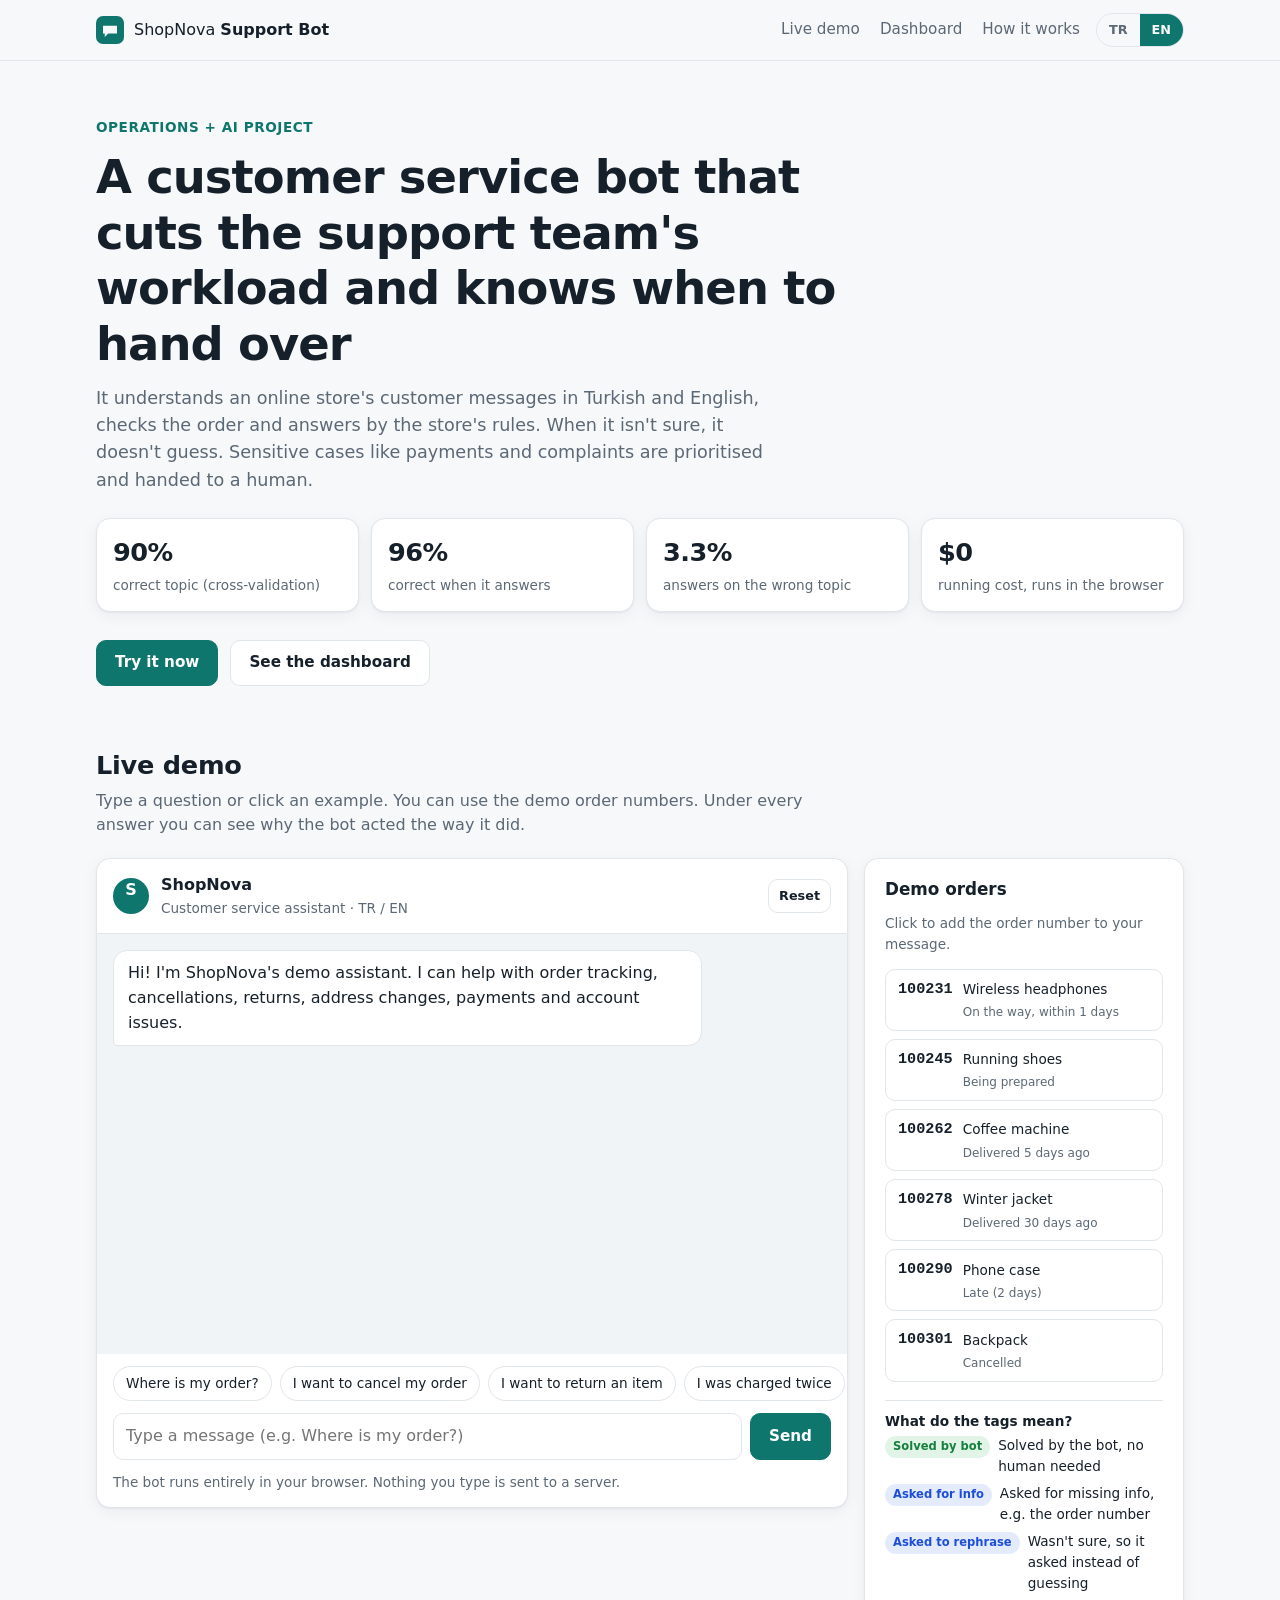
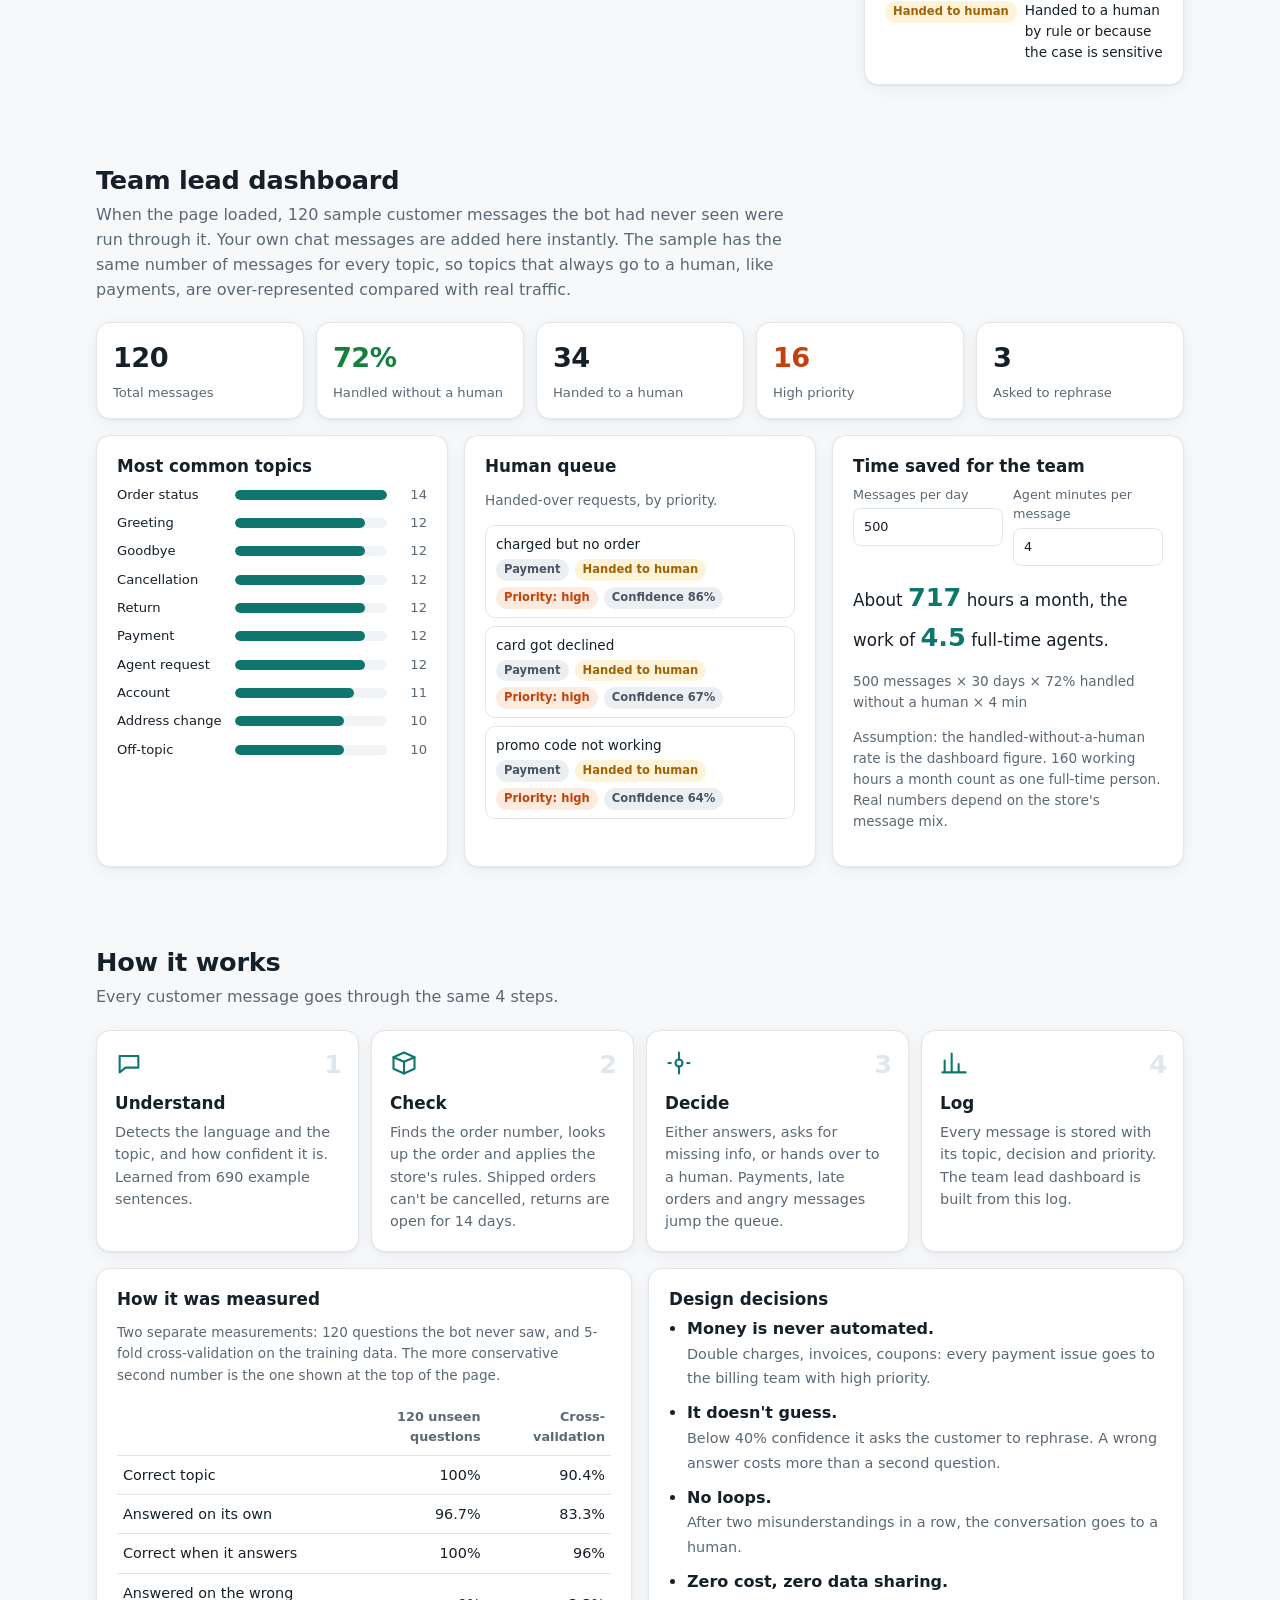
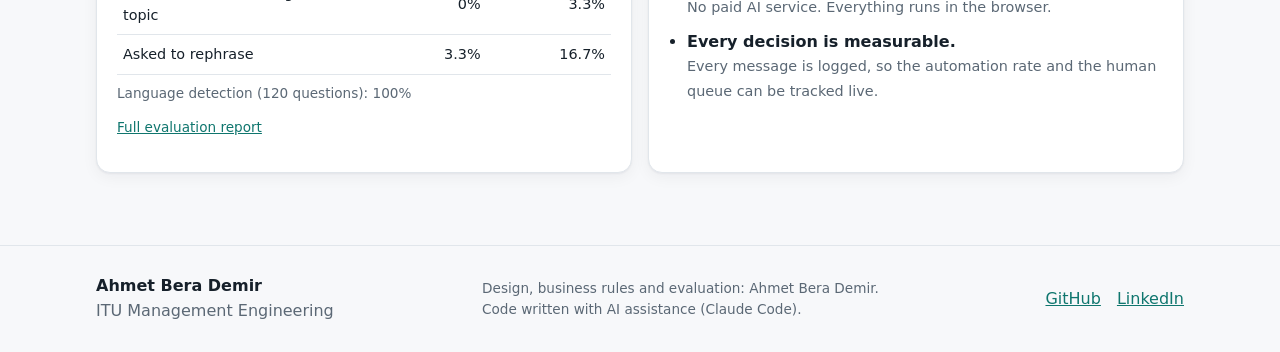
<file: docs/index.html>
<!doctype html>
<html lang="tr">
<head>
  <meta charset="utf-8">
  <meta name="viewport" content="width=device-width, initial-scale=1">
  <title>ShopNova Support Bot</title>
  <meta name="description" content="A bilingual customer service bot that answers routine questions, follows store rules and knows when to hand over to a human. Live demo with a team-lead dashboard.">
  <meta property="og:title" content="ShopNova Support Bot · Ahmet Bera Demir">
  <meta property="og:description" content="Customer service bot that cuts a support team's workload and knows when to hand over. Try it live.">
  <link rel="icon" href="data:image/svg+xml,%3Csvg xmlns='http://www.w3.org/2000/svg' viewBox='0 0 32 32'%3E%3Crect width='32' height='32' rx='8' fill='%230f766e'/%3E%3Cpath d='M8 11h16v9H14l-4 4v-4H8z' fill='white'/%3E%3C/svg%3E">
  <link rel="stylesheet" href="style.css">
</head>
<body>
  <header class="topbar">
    <div class="wrap topbar-inner">
      <a class="brand" href="#top" aria-label="ShopNova Support Bot">
        <svg viewBox="0 0 32 32" width="28" height="28" aria-hidden="true"><rect width="32" height="32" rx="8" fill="currentColor"/><path d="M8 11h16v9H14l-4 4v-4H8z" fill="var(--bg)"/></svg>
        <span>ShopNova <b>Support Bot</b></span>
      </a>
      <nav class="nav" aria-label="Sections">
        <a href="#demo" data-i18n="nav_demo"></a>
        <a href="#dashboard" data-i18n="nav_dashboard"></a>
        <a href="#how" data-i18n="nav_how"></a>
      </nav>
      <div class="lang-switch" role="group" aria-label="Language">
        <button type="button" data-lang="tr">TR</button>
        <button type="button" data-lang="en">EN</button>
      </div>
    </div>
  </header>

  <main id="top">
    <section class="hero wrap">
      <p class="eyebrow" data-i18n="eyebrow"></p>
      <h1 data-i18n="hero_title"></h1>
      <p class="lead" data-i18n="hero_lead"></p>
      <ul class="hero-stats" id="hero-stats" aria-label="Key numbers"></ul>
      <div class="hero-actions">
        <a class="btn primary" href="#demo" data-i18n="cta_try"></a>
        <a class="btn" href="#dashboard" data-i18n="cta_dashboard"></a>
      </div>
    </section>

    <!-- 1. Live demo -->
    <section id="demo" class="section wrap">
      <div class="section-head">
        <h2 data-i18n="demo_title"></h2>
        <p data-i18n="demo_lead"></p>
      </div>
      <div class="demo-grid">
        <div class="card chat">
          <div class="chat-head">
            <div class="avatar" aria-hidden="true">S</div>
            <div>
              <strong>ShopNova</strong>
              <span class="muted small" data-i18n="chat_status"></span>
            </div>
            <button type="button" class="btn ghost small" id="reset" data-i18n="reset"></button>
          </div>
          <div class="chat-log" id="chat-log" aria-live="polite" aria-label="Conversation"></div>
          <div class="chips" id="chips" aria-label="Example questions"></div>
          <form class="chat-input" id="chat-form" autocomplete="off">
            <label for="message" class="sr-only" data-i18n="placeholder"></label>
            <input id="message" name="message" maxlength="500" disabled>
            <button class="btn primary" type="submit" id="send" disabled data-i18n="send"></button>
          </form>
          <p class="privacy small muted" data-i18n="privacy"></p>
        </div>

        <aside class="card orders">
          <h3 data-i18n="orders_title"></h3>
          <p class="small muted" data-i18n="orders_lead"></p>
          <ul id="order-list"></ul>
          <div class="legend small">
            <h4 data-i18n="legend_title"></h4>
            <ul id="legend"></ul>
          </div>
        </aside>
      </div>
    </section>

    <!-- 2. Team lead dashboard -->
    <section id="dashboard" class="section wrap">
      <div class="section-head">
        <h2 data-i18n="dash_title"></h2>
        <p data-i18n="dash_lead"></p>
      </div>
      <div class="kpis" id="kpis"></div>
      <div class="dash-grid">
        <div class="card">
          <h3 data-i18n="topics_title"></h3>
          <div id="topic-bars" class="bars"></div>
        </div>
        <div class="card">
          <h3 data-i18n="queue_title"></h3>
          <p class="small muted" data-i18n="queue_lead"></p>
          <ol id="queue" class="queue"></ol>
        </div>
        <div class="card calc">
          <h3 data-i18n="calc_title"></h3>
          <div class="calc-inputs">
            <label><span data-i18n="calc_daily"></span><input type="number" id="calc-daily" min="0" max="100000" value="500"></label>
            <label><span data-i18n="calc_minutes"></span><input type="number" id="calc-minutes" min="0" max="120" step="0.5" value="4"></label>
          </div>
          <p class="calc-result" id="calc-result"></p>
          <p class="small muted" id="calc-formula"></p>
          <p class="small muted" data-i18n="calc_note"></p>
        </div>
      </div>
    </section>

    <!-- 3. How it works -->
    <section id="how" class="section wrap">
      <div class="section-head">
        <h2 data-i18n="how_title"></h2>
        <p data-i18n="how_lead"></p>
      </div>
      <ol class="steps" id="steps"></ol>

      <div class="how-grid">
        <div class="card">
          <h3 data-i18n="measure_title"></h3>
          <p class="small muted" data-i18n="measure_lead"></p>
          <table class="measure" id="measure"></table>
          <p class="small"><a href="https://github.com/ahmetberademirr-dev/ai-customer-service-bot/blob/main/reports/evaluation.md" data-i18n="measure_link"></a></p>
        </div>
        <div class="card">
          <h3 data-i18n="decisions_title"></h3>
          <ul class="decisions" id="decisions"></ul>
        </div>
      </div>
    </section>
  </main>

  <footer class="footer">
    <div class="wrap footer-inner">
      <div>
        <strong>Ahmet Bera Demir</strong>
        <span class="muted" data-i18n="footer_school"></span>
      </div>
      <p class="small muted" data-i18n="footer_credit"></p>
      <div class="footer-links">
        <a href="https://github.com/ahmetberademirr-dev/ai-customer-service-bot">GitHub</a>
        <a href="https://www.linkedin.com/in/ahmet-bera-demir-345857299/">LinkedIn</a>
      </div>
    </div>
  </footer>

  <script type="module" src="app.js"></script>
</body>
</html>
</file>
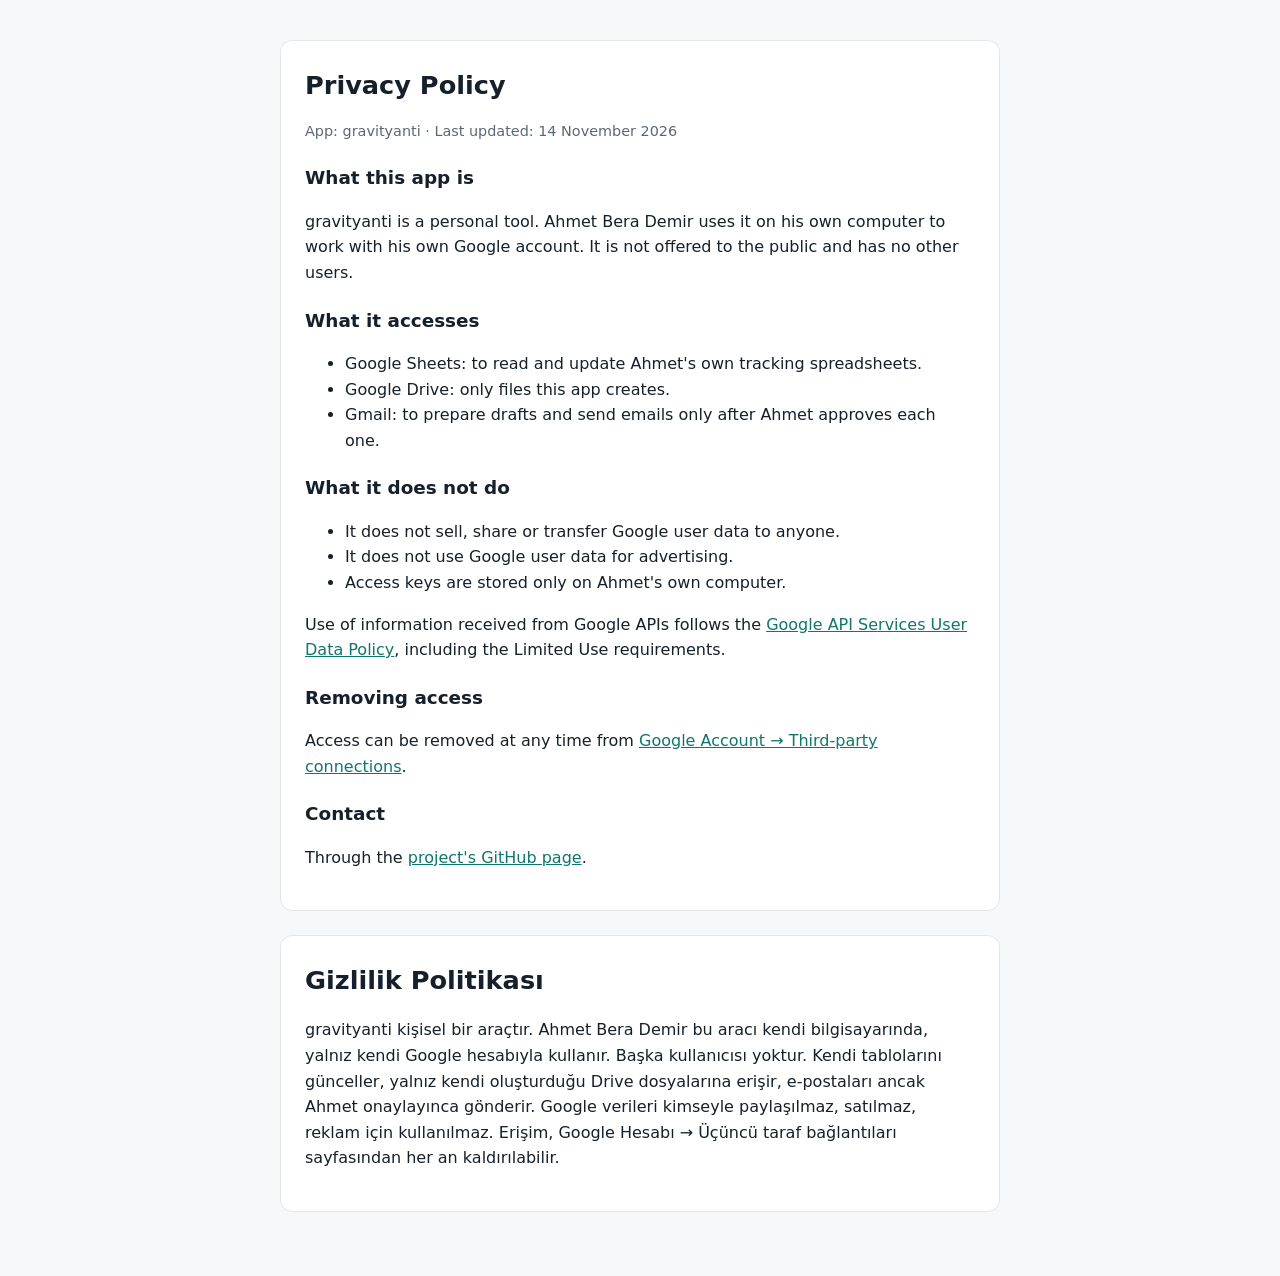
<file: docs/privacy.html>
<!doctype html>
<html lang="en">
<head>
<meta charset="utf-8">
<meta name="viewport" content="width=device-width, initial-scale=1">
<title>Privacy Policy</title>
<style>
:root{--bg:#f7f8fa;--surface:#fff;--text:#16202a;--muted:#5b6875;--border:#e1e6eb;--accent:#0f766e}
@media (prefers-color-scheme:dark){:root{--bg:#0f141a;--surface:#161d25;--text:#e6ebf0;--muted:#9aa7b4;--border:#26303b;--accent:#2dd4bf}}
body{margin:0;background:var(--bg);color:var(--text);font:16px/1.6 system-ui,-apple-system,"Segoe UI",Roboto,sans-serif}
main{max-width:720px;margin:0 auto;padding:40px 16px}
section{background:var(--surface);border:1px solid var(--border);border-radius:12px;padding:24px;margin-bottom:24px}
h1{font-size:1.6rem;margin:0 0 4px}h2{font-size:1.15rem;margin:20px 0 6px}
p,li{color:var(--text)}.muted{color:var(--muted);font-size:.9rem}a{color:var(--accent)}
</style>
</head>
<body>
<main>
<section>
<h1>Privacy Policy</h1>
<p class="muted">App: gravityanti · Last updated: 14 November 2026</p>
<h2>What this app is</h2>
<p>gravityanti is a personal tool. Ahmet Bera Demir uses it on his own computer to work with his own Google account. It is not offered to the public and has no other users.</p>
<h2>What it accesses</h2>
<ul>
<li>Google Sheets: to read and update Ahmet's own tracking spreadsheets.</li>
<li>Google Drive: only files this app creates.</li>
<li>Gmail: to prepare drafts and send emails only after Ahmet approves each one.</li>
</ul>
<h2>What it does not do</h2>
<ul>
<li>It does not sell, share or transfer Google user data to anyone.</li>
<li>It does not use Google user data for advertising.</li>
<li>Access keys are stored only on Ahmet's own computer.</li>
</ul>
<p>Use of information received from Google APIs follows the <a href="https://developers.google.com/terms/api-services-user-data-policy">Google API Services User Data Policy</a>, including the Limited Use requirements.</p>
<h2>Removing access</h2>
<p>Access can be removed at any time from <a href="https://myaccount.google.com/permissions">Google Account → Third-party connections</a>.</p>
<h2>Contact</h2>
<p>Through the <a href="https://github.com/ahmetberademirr-dev/ai-customer-service-bot">project's GitHub page</a>.</p>
</section>
<section lang="tr">
<h1>Gizlilik Politikası</h1>
<p>gravityanti kişisel bir araçtır. Ahmet Bera Demir bu aracı kendi bilgisayarında, yalnız kendi Google hesabıyla kullanır. Başka kullanıcısı yoktur. Kendi tablolarını günceller, yalnız kendi oluşturduğu Drive dosyalarına erişir, e-postaları ancak Ahmet onaylayınca gönderir. Google verileri kimseyle paylaşılmaz, satılmaz, reklam için kullanılmaz. Erişim, Google Hesabı → Üçüncü taraf bağlantıları sayfasından her an kaldırılabilir.</p>
</section>
</main>
</body>
</html>
</file>
<file: docs/style.css>
:root {
  --bg: #f7f8fa;
  --surface: #ffffff;
  --surface-2: #f1f4f7;
  --text: #16202a;
  --muted: #5b6875;
  --border: #e1e6eb;
  --accent: #0f766e;
  --accent-soft: #e0f2ef;
  --accent-text: #ffffff;
  --high: #c2410c;
  --high-soft: #fdebdf;
  --medium: #a16207;
  --medium-soft: #fdf3d8;
  --low: #4b5563;
  --low-soft: #eceff2;
  --ok: #15803d;
  --ok-soft: #e2f4e8;
  --info: #1d4ed8;
  --info-soft: #e3ebfd;
  --bubble-user: #0f766e;
  --shadow: 0 1px 2px rgba(16, 24, 40, .05), 0 4px 16px rgba(16, 24, 40, .05);
  --radius: 14px;
  color-scheme: light;
}

@media (prefers-color-scheme: dark) {
  :root {
    --bg: #0e1418;
    --surface: #151d22;
    --surface-2: #1b252b;
    --text: #e6edf1;
    --muted: #94a3ad;
    --border: #26333b;
    --accent: #2dd4bf;
    --accent-soft: #123430;
    --accent-text: #062520;
    --high: #fb923c;
    --high-soft: #3a2113;
    --medium: #facc15;
    --medium-soft: #332a0c;
    --low: #a3adb6;
    --low-soft: #222c33;
    --ok: #4ade80;
    --ok-soft: #12301d;
    --info: #93b4ff;
    --info-soft: #18233d;
    --bubble-user: #14b8a6;
    --shadow: none;
    color-scheme: dark;
  }
}

* { box-sizing: border-box; }
html { scroll-behavior: smooth; scroll-padding-top: 72px; }
body {
  margin: 0;
  background: var(--bg);
  color: var(--text);
  font: 16px/1.55 system-ui, -apple-system, "Segoe UI", Roboto, "Helvetica Neue", Arial, sans-serif;
  -webkit-font-smoothing: antialiased;
}
a { color: var(--accent); }
h1, h2, h3, h4 { line-height: 1.2; margin: 0 0 .5rem; }
h3 { font-size: 1.05rem; }
.wrap { width: 100%; max-width: 1120px; margin: 0 auto; padding: 0 16px; }
.muted { color: var(--muted); }
.small { font-size: .85rem; }
.sr-only { position: absolute; width: 1px; height: 1px; overflow: hidden; clip: rect(0 0 0 0); white-space: nowrap; }
:focus-visible { outline: 2px solid var(--accent); outline-offset: 2px; border-radius: 6px; }

/* top bar */
.topbar { position: sticky; top: 0; z-index: 10; background: color-mix(in srgb, var(--bg) 88%, transparent); backdrop-filter: blur(8px); border-bottom: 1px solid var(--border); }
.topbar-inner { display: flex; align-items: center; gap: 16px; height: 60px; }
.brand { display: flex; align-items: center; gap: 10px; color: var(--accent); text-decoration: none; }
.brand span { color: var(--text); font-weight: 500; }
.nav { display: flex; gap: 20px; margin-left: auto; }
.nav a { color: var(--muted); text-decoration: none; font-size: .95rem; }
.nav a:hover { color: var(--text); }
.lang-switch { display: flex; border: 1px solid var(--border); border-radius: 999px; overflow: hidden; }
.lang-switch button { border: 0; background: transparent; color: var(--muted); font: inherit; font-size: .8rem; font-weight: 600; padding: 6px 12px; cursor: pointer; }
.lang-switch button[aria-pressed="true"] { background: var(--accent); color: var(--accent-text); }

/* hero */
.hero { padding: 56px 16px 24px; }
.eyebrow { color: var(--accent); font-weight: 600; font-size: .85rem; letter-spacing: .04em; text-transform: uppercase; margin: 0 0 12px; }
.hero h1 { font-size: clamp(1.8rem, 4.2vw, 2.9rem); max-width: 24ch; letter-spacing: -.02em; }
.lead { font-size: 1.1rem; color: var(--muted); max-width: 62ch; margin: 12px 0 24px; }
.hero-stats { list-style: none; display: grid; grid-template-columns: repeat(4, minmax(0, 1fr)); gap: 12px; padding: 0; margin: 0 0 28px; }
.hero-stats li { background: var(--surface); border: 1px solid var(--border); border-radius: var(--radius); padding: 14px 16px; box-shadow: var(--shadow); }
.hero-stats b { display: block; font-size: 1.6rem; letter-spacing: -.02em; }
.hero-stats span { color: var(--muted); font-size: .85rem; }
.hero-actions { display: flex; gap: 12px; flex-wrap: wrap; }

/* buttons */
.btn { display: inline-flex; align-items: center; justify-content: center; gap: 6px; border: 1px solid var(--border); background: var(--surface); color: var(--text); font: inherit; font-weight: 600; font-size: .95rem; padding: 10px 18px; border-radius: 10px; text-decoration: none; cursor: pointer; }
.btn:hover { border-color: var(--muted); }
.btn.primary { background: var(--accent); border-color: var(--accent); color: var(--accent-text); }
.btn.primary:disabled { opacity: .5; cursor: not-allowed; }
.btn.ghost { background: transparent; }
.btn.small { padding: 6px 10px; font-size: .8rem; }

/* sections */
.section { padding: 40px 16px; }
.section-head { max-width: 70ch; margin-bottom: 20px; }
.section-head h2 { font-size: 1.6rem; letter-spacing: -.01em; }
.section-head p { color: var(--muted); margin: 0; }
.card { background: var(--surface); border: 1px solid var(--border); border-radius: var(--radius); padding: 20px; box-shadow: var(--shadow); min-width: 0; }

/* demo */
.demo-grid { display: grid; grid-template-columns: minmax(0, 1fr) 320px; gap: 16px; align-items: start; }
.chat { display: flex; flex-direction: column; padding: 0; overflow: hidden; }
.chat-head { display: flex; align-items: center; gap: 12px; padding: 14px 16px; border-bottom: 1px solid var(--border); }
.chat-head > div { display: flex; flex-direction: column; }
.chat-head .btn { margin-left: auto; }
.avatar { width: 36px; height: 36px; border-radius: 50%; background: var(--accent); color: var(--accent-text); display: grid; place-items: center; font-weight: 700; }
.chat-log { height: 420px; overflow-y: auto; padding: 16px; display: flex; flex-direction: column; gap: 12px; background: var(--surface-2); }
.msg { max-width: 82%; display: flex; flex-direction: column; gap: 6px; }
.msg .bubble { padding: 10px 14px; border-radius: 14px; white-space: pre-wrap; overflow-wrap: anywhere; }
.msg.user { align-self: flex-end; align-items: flex-end; }
.msg.user .bubble { background: var(--bubble-user); color: #fff; border-bottom-right-radius: 4px; }
.msg.bot .bubble { background: var(--surface); border: 1px solid var(--border); border-bottom-left-radius: 4px; }
.msg.system { align-self: center; color: var(--muted); font-size: .85rem; text-align: center; max-width: 100%; }
.tags { display: flex; flex-wrap: wrap; gap: 6px; }
.tag { font-size: .72rem; font-weight: 600; padding: 2px 8px; border-radius: 999px; background: var(--low-soft); color: var(--low); white-space: nowrap; }
.tag.answered { background: var(--ok-soft); color: var(--ok); }
.tag.asked_info, .tag.clarify { background: var(--info-soft); color: var(--info); }
.tag.escalated { background: var(--medium-soft); color: var(--medium); }
.tag.high { background: var(--high-soft); color: var(--high); }
.tag.medium { background: var(--medium-soft); color: var(--medium); }
.tag.mine { background: var(--accent-soft); color: var(--accent); }
.chips { display: flex; gap: 8px; padding: 12px 16px 0; overflow-x: auto; scrollbar-width: thin; }
.chip { flex: 0 0 auto; border: 1px solid var(--border); background: var(--surface); color: var(--text); border-radius: 999px; padding: 6px 12px; font: inherit; font-size: .85rem; cursor: pointer; }
.chip:hover { border-color: var(--accent); color: var(--accent); }
.chat-input { display: flex; gap: 8px; padding: 12px 16px; }
.chat-input input { flex: 1; min-width: 0; border: 1px solid var(--border); background: var(--surface); color: var(--text); border-radius: 10px; padding: 10px 12px; font: inherit; }
.privacy { padding: 0 16px 14px; margin: 0; }

.orders ul { list-style: none; padding: 0; margin: 12px 0 0; display: flex; flex-direction: column; gap: 8px; }
.order { width: 100%; text-align: left; display: grid; grid-template-columns: auto 1fr; gap: 2px 10px; align-items: center; border: 1px solid var(--border); background: var(--surface); color: var(--text); border-radius: 10px; padding: 8px 12px; font: inherit; cursor: pointer; }
.order:hover { border-color: var(--accent); }
.order code { font-weight: 700; font-size: .95rem; }
.order .item { font-size: .85rem; }
.order .status { grid-column: 2; font-size: .75rem; color: var(--muted); }
.legend { margin-top: 18px; border-top: 1px solid var(--border); padding-top: 12px; }
.legend h4 { font-size: .85rem; margin-bottom: 6px; }
.legend ul { margin: 0; gap: 6px; }
.legend li { display: flex; gap: 8px; align-items: baseline; }

/* dashboard */
.kpis { display: grid; grid-template-columns: repeat(5, minmax(0, 1fr)); gap: 12px; margin-bottom: 16px; }
.kpi { background: var(--surface); border: 1px solid var(--border); border-radius: var(--radius); padding: 14px 16px; box-shadow: var(--shadow); }
.kpi b { display: block; font-size: 1.7rem; letter-spacing: -.02em; font-variant-numeric: tabular-nums; }
.kpi span { color: var(--muted); font-size: .82rem; }
.kpi.good b { color: var(--ok); }
.kpi.warn b { color: var(--high); }
.dash-grid { display: grid; grid-template-columns: repeat(3, minmax(0, 1fr)); gap: 16px; }
.bars { display: flex; flex-direction: column; gap: 8px; margin-top: 8px; }
.bar { display: grid; grid-template-columns: 110px 1fr 32px; gap: 8px; align-items: center; font-size: .82rem; }
.bar .track { height: 10px; background: var(--surface-2); border-radius: 999px; overflow: hidden; }
.bar .fill { height: 100%; background: var(--accent); border-radius: 999px; transition: width .3s; }
.bar .n { text-align: right; font-variant-numeric: tabular-nums; color: var(--muted); }
.queue { list-style: none; padding: 0; margin: 8px 0 0; display: flex; flex-direction: column; gap: 8px; max-height: 300px; overflow-y: auto; }
.queue li { border: 1px solid var(--border); border-radius: 10px; padding: 8px 10px; display: flex; flex-direction: column; gap: 4px; }
.queue .text { font-size: .85rem; overflow-wrap: anywhere; }
.calc-inputs { display: grid; grid-template-columns: 1fr 1fr; gap: 10px; margin: 8px 0 12px; }
.calc-inputs label { display: flex; flex-direction: column; gap: 4px; font-size: .8rem; color: var(--muted); }
.calc-inputs input { border: 1px solid var(--border); background: var(--surface); color: var(--text); border-radius: 8px; padding: 8px 10px; font: inherit; width: 100%; }
.calc-result { font-size: 1.05rem; margin: 0 0 6px; }
.calc-result b { font-size: 1.6rem; color: var(--accent); }

/* how it works */
.steps { list-style: none; padding: 0; margin: 0 0 16px; display: grid; grid-template-columns: repeat(4, minmax(0, 1fr)); gap: 12px; counter-reset: step; }
.steps li { background: var(--surface); border: 1px solid var(--border); border-radius: var(--radius); padding: 18px; position: relative; box-shadow: var(--shadow); }
.steps li::before { counter-increment: step; content: counter(step); position: absolute; top: 14px; right: 16px; font-weight: 700; color: var(--border); font-size: 1.6rem; }
.steps svg { color: var(--accent); margin-bottom: 8px; }
.steps p { color: var(--muted); font-size: .9rem; margin: 0; }
.how-grid { display: grid; grid-template-columns: 1fr 1fr; gap: 16px; }
.measure { width: 100%; border-collapse: collapse; font-size: .9rem; margin: 8px 0 12px; }
.measure th, .measure td { text-align: left; padding: 8px 6px; border-bottom: 1px solid var(--border); }
.measure td:not(:first-child), .measure th:not(:first-child) { text-align: right; font-variant-numeric: tabular-nums; }
.measure th { color: var(--muted); font-weight: 600; font-size: .8rem; }
.decisions { padding-left: 18px; margin: 8px 0 0; display: flex; flex-direction: column; gap: 10px; }
.decisions b { display: block; }
.decisions span { color: var(--muted); font-size: .9rem; }

/* footer */
.footer { border-top: 1px solid var(--border); margin-top: 32px; padding: 28px 0; }
.footer-inner { display: flex; flex-wrap: wrap; gap: 12px 24px; align-items: center; justify-content: space-between; }
.footer-inner > div:first-child { display: flex; flex-direction: column; }
.footer-inner p { max-width: 48ch; margin: 0; }
.footer-links { display: flex; gap: 16px; }

/* responsive */
@media (max-width: 960px) {
  .demo-grid, .dash-grid, .how-grid { grid-template-columns: 1fr; }
  .kpis { grid-template-columns: repeat(3, minmax(0, 1fr)); }
  .steps { grid-template-columns: 1fr 1fr; }
}
@media (max-width: 640px) {
  .nav { display: none; }
  .lang-switch { margin-left: auto; }
  .hero { padding-top: 32px; }
  .hero-stats { grid-template-columns: 1fr 1fr; }
  .kpis { grid-template-columns: 1fr 1fr; }
  .steps { grid-template-columns: 1fr; }
  .chat-log { height: 360px; }
  .msg { max-width: 92%; }
  .bar { grid-template-columns: 96px 1fr 28px; }
}
@media (prefers-reduced-motion: reduce) {
  html { scroll-behavior: auto; }
  .bar .fill { transition: none; }
}
</file>
